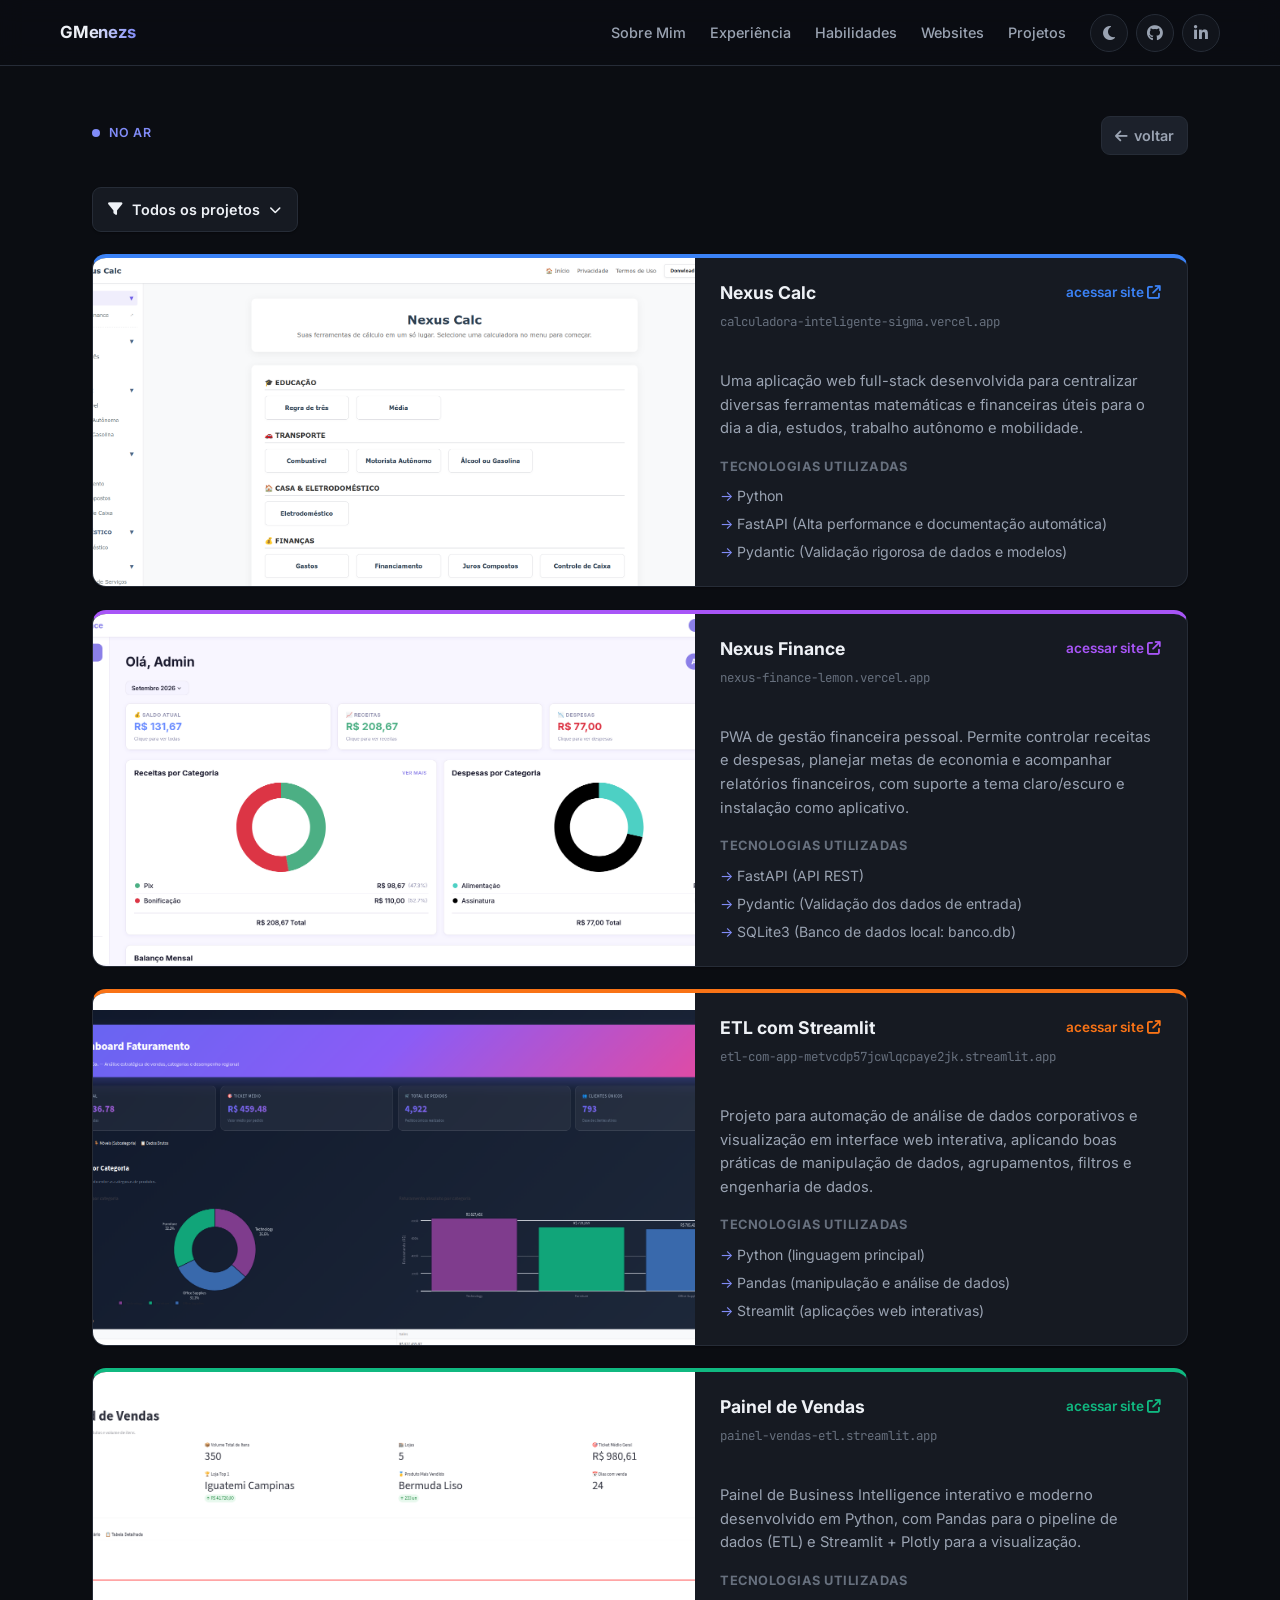
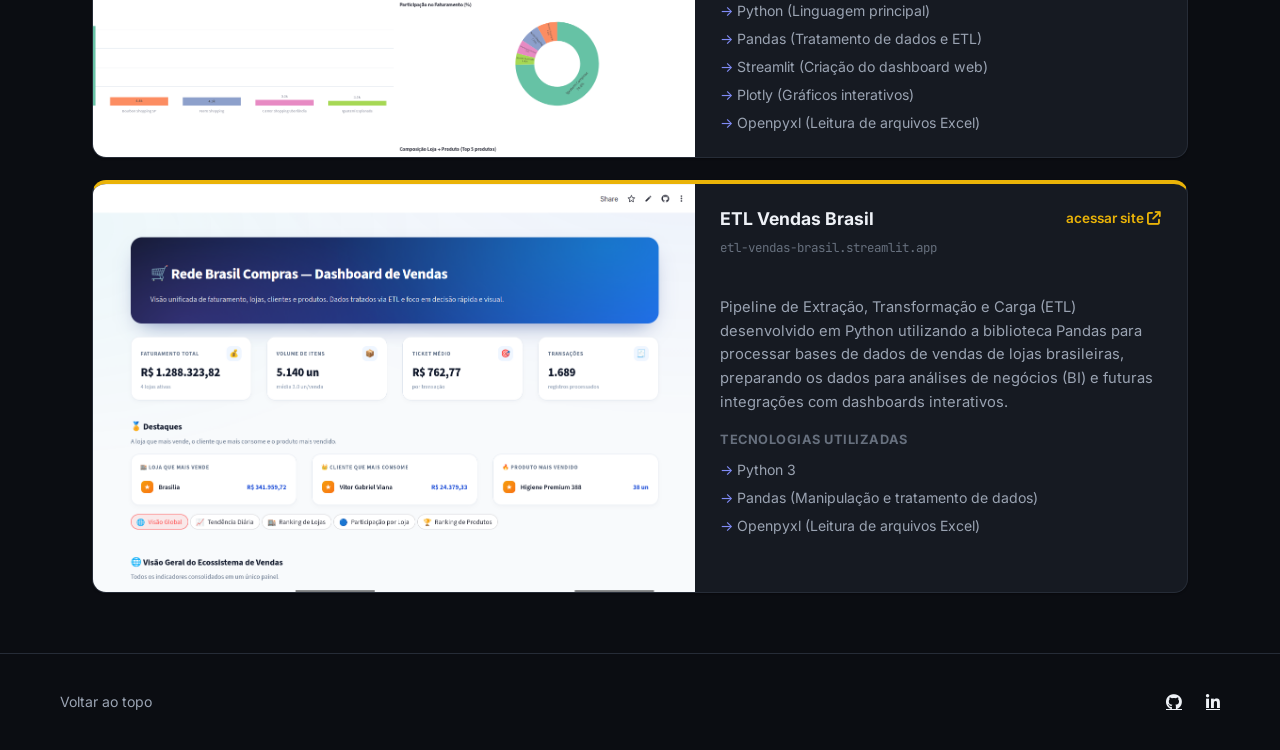
<file: projetos-completos.html>
<!DOCTYPE html>
<html lang="pt-BR">
<head>
    <meta charset="UTF-8">
    <script>
        (function () {
            try {
                var saved = localStorage.getItem("gm-theme");
                var theme = (saved === "light" || saved === "dark") ? saved : "dark";
                document.documentElement.setAttribute("data-theme", theme);
            } catch (e) {}
        })();
    </script>
    <meta name="viewport" content="width=device-width, initial-scale=1, viewport-fit=cover">
    <meta name="theme-color" content="#0b0d12">
    <title>Todos os projetos | Gabriel Menezes</title>
    <meta name="description" content="Lista completa dos websites e projetos de Gabriel Menezes, com descrições e links de acesso.">
    <link rel="preconnect" href="https://fonts.googleapis.com">
    <link rel="preconnect" href="https://fonts.gstatic.com" crossorigin>
    <link href="https://fonts.googleapis.com/css2?family=JetBrains+Mono:wght@500;600&family=Inter:wght@400;500;600;700;800&display=swap" rel="stylesheet">
    <link rel="stylesheet" href="https://cdnjs.cloudflare.com/ajax/libs/font-awesome/6.4.0/css/all.min.css">
    <link rel="stylesheet" href="css/style.css?v=3">
    <link rel="icon" href="icon-192.png" />
</head>
<body id="topo">

    <!-- HEADER -->
    <header class="header">
        <div class="header-container">
            <a href="index.html#inicio" class="logo">GMenezs</a>
            <nav class="nav-links" aria-label="Navegação principal">
                <a href="index.html#sobre">Sobre Mim</a>
                <a href="index.html#experiencia">Experiência</a>
                <a href="index.html#habilidades">Habilidades</a>
                <a href="index.html#websites">Websites</a>
                <a href="index.html#projetos">Projetos</a>
            </nav>
            <div class="header-actions">
                <button type="button" class="icon-btn theme-toggle" id="theme-toggle-btn" aria-label="Alternar tema claro/escuro">
                    <i class="fa-solid fa-sun" aria-hidden="true"></i>
                    <i class="fa-solid fa-moon" aria-hidden="true"></i>
                </button>
                <a class="icon-btn" href="https://github.com/GMenezsz" target="_blank" rel="noopener noreferrer" aria-label="GitHub">
                    <i class="fab fa-github"></i>
                </a>
                <a class="icon-btn" href="https://www.linkedin.com/in/gabriel-menezes-9367793a1/" target="_blank" rel="noopener noreferrer" aria-label="LinkedIn">
                    <i class="fab fa-linkedin-in"></i>
                </a>
            </div>
        </div>
    </header>

    <main class="page">
        <div>
            <div class="page-heading">
                <div>
                    <span class="section-eyebrow section-eyebrow--live">no ar</span>
                    <h1 class="sr-only">Todos os projetos</h1>
                </div>
                <a class="section-link section-link--card" href="index.html#websites"><i class="fa-solid fa-arrow-left" aria-hidden="true"></i> voltar</a>
            </div>

            <div class="filter-bar">
                <div class="filter" id="project-filter">
                    <button type="button" class="filter-toggle" id="filter-toggle" aria-haspopup="true" aria-expanded="false" aria-controls="filter-menu">
                        <i class="fa-solid fa-filter" aria-hidden="true"></i>
                        <span id="filter-label">Todos os projetos</span>
                        <i class="fa-solid fa-chevron-down filter-chevron" aria-hidden="true"></i>
                    </button>
                    <div class="filter-menu" id="filter-menu" role="menu" hidden>
                        <button type="button" class="filter-option is-active" role="menuitemradio" aria-checked="true" data-filter="all">
                            <span>Todos os projetos</span>
                            <i class="fa-solid fa-check" aria-hidden="true"></i>
                        </button>
                        <button type="button" class="filter-option" role="menuitemradio" aria-checked="false" data-filter="websites">
                            <span>Todos os Websites</span>
                            <i class="fa-solid fa-check" aria-hidden="true"></i>
                        </button>
                        <button type="button" class="filter-option" role="menuitemradio" aria-checked="false" data-filter="etl">
                            <span>Extract, Transform, Load (ETL)</span>
                            <i class="fa-solid fa-check" aria-hidden="true"></i>
                        </button>
                    </div>
                </div>
            </div>

            <div class="showcase-list">

                <article class="showcase-item showcase-item--calc" id="nexus-calc" data-category="websites">
                    <div class="showcase-media">
                        <img src="assets/screenshots/nexus-calc.png" alt="Captura de tela do Nexus Calc" loading="lazy">
                    </div>
                    <div>
                        <div class="showcase-item-head">
                            <h2 class="showcase-name">Nexus Calc</h2>
                            <a class="showcase-visit" href="https://calculadora-inteligente-sigma.vercel.app/" target="_blank" rel="noopener noreferrer">
                                acessar site <i class="fa-solid fa-arrow-up-right-from-square" aria-hidden="true"></i>
                            </a>
                        </div>
                        <span class="showcase-url">calculadora-inteligente-sigma.vercel.app</span>
                        <div class="showcase-card">
                            <p>Uma aplicação web full-stack desenvolvida para centralizar diversas ferramentas matemáticas e financeiras úteis para o dia a dia, estudos, trabalho autônomo e mobilidade.</p>
                            <h3 class="showcase-card-subtitle">Tecnologias Utilizadas</h3>
                            <ul class="showcase-card-list">
                                <li>Python</li>
                                <li>FastAPI (Alta performance e documentação automática)</li>
                                <li>Pydantic (Validação rigorosa de dados e modelos)</li>
                            </ul>
                        </div>
                    </div>
                </article>

                <article class="showcase-item showcase-item--finance" id="nexus-finance" data-category="websites">
                    <div class="showcase-media">
                        <img src="assets/screenshots/nexus-finance.png" alt="Captura de tela do Nexus Finance" loading="lazy">
                    </div>
                    <div>
                        <div class="showcase-item-head">
                            <h2 class="showcase-name">Nexus Finance</h2>
                            <a class="showcase-visit" href="https://nexus-finance-lemon.vercel.app/#/login" target="_blank" rel="noopener noreferrer">
                                acessar site <i class="fa-solid fa-arrow-up-right-from-square" aria-hidden="true"></i>
                            </a>
                        </div>
                        <span class="showcase-url">nexus-finance-lemon.vercel.app</span>
                        <div class="showcase-card">
                            <p>PWA de gestão financeira pessoal. Permite controlar receitas e despesas, planejar metas de economia e acompanhar relatórios financeiros, com suporte a tema claro/escuro e instalação como aplicativo.</p>
                            <h3 class="showcase-card-subtitle">Tecnologias Utilizadas</h3>
                            <ul class="showcase-card-list">
                                <li>FastAPI (API REST)</li>
                                <li>Pydantic (Validação dos dados de entrada)</li>
                                <li>SQLite3 (Banco de dados local: banco.db)</li>
                            </ul>
                        </div>
                    </div>
                </article>

                <article class="showcase-item showcase-item--etl" id="etl-com-streamlit" data-category="etl">
                    <div class="showcase-media">
                        <img src="assets/screenshots/etl-com-streamlit.png" alt="Captura de tela do ETL com Streamlit" loading="lazy">
                    </div>
                    <div>
                        <div class="showcase-item-head">
                            <h2 class="showcase-name">ETL com Streamlit</h2>
                            <a class="showcase-visit" href="https://etl-com-app-metvcdp57jcwlqcpaye2jk.streamlit.app/" target="_blank" rel="noopener noreferrer">
                                acessar site <i class="fa-solid fa-arrow-up-right-from-square" aria-hidden="true"></i>
                            </a>
                        </div>
                        <span class="showcase-url">etl-com-app-metvcdp57jcwlqcpaye2jk.streamlit.app</span>
                        <div class="showcase-card">
                            <p>Projeto para automação de análise de dados corporativos e visualização em interface web interativa, aplicando boas práticas de manipulação de dados, agrupamentos, filtros e engenharia de dados.</p>
                            <h3 class="showcase-card-subtitle">Tecnologias utilizadas</h3>
                            <ul class="showcase-card-list">
                                <li>Python (linguagem principal)</li>
                                <li>Pandas (manipulação e análise de dados)</li>
                                <li>Streamlit (aplicações web interativas)</li>
                            </ul>
                        </div>
                    </div>
                </article>

                <article class="showcase-item showcase-item--vendas" id="painel-de-vendas" data-category="etl">
                    <div class="showcase-media">
                        <img src="assets/screenshots/painel-de-vendas.png" alt="Captura de tela do Painel de Vendas" loading="lazy">
                    </div>
                    <div>
                        <div class="showcase-item-head">
                            <h2 class="showcase-name">Painel de Vendas</h2>
                            <a class="showcase-visit" href="https://painel-vendas-etl.streamlit.app/" target="_blank" rel="noopener noreferrer">
                                acessar site <i class="fa-solid fa-arrow-up-right-from-square" aria-hidden="true"></i>
                            </a>
                        </div>
                        <span class="showcase-url">painel-vendas-etl.streamlit.app</span>
                        <div class="showcase-card">
                            <p>Painel de Business Intelligence interativo e moderno desenvolvido em Python, com Pandas para o pipeline de dados (ETL) e Streamlit + Plotly para a visualização.</p>
                            <h3 class="showcase-card-subtitle">Tecnologias Utilizadas</h3>
                            <ul class="showcase-card-list">
                                <li>Python (Linguagem principal)</li>
                                <li>Pandas (Tratamento de dados e ETL)</li>
                                <li>Streamlit (Criação do dashboard web)</li>
                                <li>Plotly (Gráficos interativos)</li>
                                <li>Openpyxl (Leitura de arquivos Excel)</li>
                            </ul>
                        </div>
                    </div>
                </article>

                <article class="showcase-item showcase-item--etlvendas" id="etl-vendas-brasil" data-category="etl">
                    <div class="showcase-media">
                        <img src="assets/screenshots/etl-vendas-brasil.png" alt="Captura de tela do ETL Vendas Brasil" loading="lazy">
                    </div>
                    <div>
                        <div class="showcase-item-head">
                            <h2 class="showcase-name">ETL Vendas Brasil</h2>
                            <a class="showcase-visit" href="https://etl-vendas-brasil.streamlit.app/" target="_blank" rel="noopener noreferrer">
                                acessar site <i class="fa-solid fa-arrow-up-right-from-square" aria-hidden="true"></i>
                            </a>
                        </div>
                        <span class="showcase-url">etl-vendas-brasil.streamlit.app</span>
                        <div class="showcase-card">
                            <p>Pipeline de Extração, Transformação e Carga (ETL) desenvolvido em Python utilizando a biblioteca Pandas para processar bases de dados de vendas de lojas brasileiras, preparando os dados para análises de negócios (BI) e futuras integrações com dashboards interativos.</p>
                            <h3 class="showcase-card-subtitle">Tecnologias Utilizadas</h3>
                            <ul class="showcase-card-list">
                                <li>Python 3</li>
                                <li>Pandas (Manipulação e tratamento de dados)</li>
                                <li>Openpyxl (Leitura de arquivos Excel)</li>
                            </ul>
                        </div>
                    </div>
                </article>

            </div>
        </div>
    </main>

    <footer class="footer">
        <div class="footer-container">
            <a href="#topo" class="back-to-top">Voltar ao topo</a>
            <div class="footer-socials">
                <a href="https://github.com/GMenezsz" target="_blank" rel="noopener noreferrer" aria-label="GitHub">
                    <i class="fab fa-github"></i>
                </a>
                <a href="https://www.linkedin.com/in/gabriel-menezes-9367793a1/" target="_blank" rel="noopener noreferrer" aria-label="LinkedIn">
                    <i class="fab fa-linkedin-in"></i>
                </a>
            </div>
        </div>
    </footer>

    <script src="js/script.js"></script>
</body>
</html>
</file>
<file: css/style.css>
/* ============================================
   TOKENS — tema claro (padrão)
   ============================================ */
:root {
    --bg: #f6f7f9;
    --bg-alt: #ffffff;
    --bg-card: #ffffff;
    --bg-card-hover: #fbfbfd;
    --bg-chip: #f0f1f5;
    --border: #e4e7ec;
    --border-hover: #cdd3dd;
    --text: #12151b;
    --text-dim: #5b6472;
    --text-faint: #8a93a1;
    --accent: #4f46e5;
    --accent-strong: #4338ca;
    --accent-soft: rgba(79, 70, 229, 0.08);
    --accent-rgb: 79, 70, 229;
    --status: #16a34a;

    --site-calc: #3b82f6;
    --site-finance: #a855f7;
    --site-etl: #f97316;
    --site-vendas: #10b981;
    --site-etlvendas: #eab308;

    --radius: 14px;
    --radius-sm: 9px;
    --shadow-sm: 0 1px 2px rgba(16, 24, 40, 0.05);
    --shadow-md: 0 8px 24px rgba(16, 24, 40, 0.07);

    --mono: 'JetBrains Mono', 'Consolas', monospace;
    --sans: 'Inter', -apple-system, BlinkMacSystemFont, 'Segoe UI', sans-serif;

    --maxw: 1160px;
    --gutter: clamp(1rem, 3vw, 2rem);
    --header-h: 4.25rem;

    --safe-top: env(safe-area-inset-top, 0px);
    --safe-right: env(safe-area-inset-right, 0px);
    --safe-bottom: env(safe-area-inset-bottom, 0px);
    --safe-left: env(safe-area-inset-left, 0px);

    color-scheme: light;
}

/* ============================================
   TOKENS — tema escuro
   ============================================ */
[data-theme="dark"] {
    --bg: #0b0d12;
    --bg-alt: #11141b;
    --bg-card: #161a22;
    --bg-card-hover: #1b202a;
    --bg-chip: #1c212b;
    --border: #262c37;
    --border-hover: #37404f;
    --text: #eef1f6;
    --text-dim: #9aa3b2;
    --text-faint: #67707e;
    --accent: #818cf8;
    --accent-strong: #a5b4fc;
    --accent-soft: rgba(129, 140, 248, 0.14);
    --accent-rgb: 129, 140, 248;
    --status: #4ade80;

    --shadow-sm: 0 1px 2px rgba(0, 0, 0, 0.35);
    --shadow-md: 0 10px 28px rgba(0, 0, 0, 0.4);

    color-scheme: dark;
}

/* ============================================
   RESET
   ============================================ */
* {
    margin: 0;
    padding: 0;
    box-sizing: border-box;
}

html {
    scroll-behavior: smooth;
    -webkit-text-size-adjust: 100%;
    text-size-adjust: 100%;
    scroll-padding-top: calc(var(--header-h) + 0.75rem);
}

@media (prefers-reduced-motion: reduce) {
    html { scroll-behavior: auto; }
    * { animation-duration: 0.01ms !important; transition-duration: 0.01ms !important; }
}

body {
    background: var(--bg);
    color: var(--text);
    font-family: var(--sans);
    line-height: 1.6;
    -webkit-font-smoothing: antialiased;
    min-height: 100vh;
    min-height: 100dvh;
    overflow-x: hidden;
    overflow-wrap: break-word;
    transition: background-color 0.25s ease, color 0.25s ease;
}

img { max-width: 100%; display: block; }
a { color: inherit; }
button { font: inherit; }

:focus-visible {
    outline: 2px solid var(--accent);
    outline-offset: 3px;
}

.sr-only {
    position: absolute;
    width: 1px; height: 1px;
    padding: 0; margin: -1px;
    overflow: hidden;
    clip: rect(0,0,0,0);
    white-space: nowrap;
    border: 0;
}

/* ============================================
   REVEAL AO ROLAR (sutil, sem firula)
   ============================================ */
.reveal {
    opacity: 0;
    transform: translateY(14px);
    transition: opacity 0.5s ease, transform 0.5s ease;
}
.reveal.in-view { opacity: 1; transform: none; }

/* ============================================
   INTRO: digitação, descriptografia e revelação
   ============================================ */

/* Cursor piscando enquanto o nome/cargo estão "digitando" */
.typing-caret::after {
    content: "";
    display: inline-block;
    width: 2px;
    height: 0.95em;
    margin-left: 3px;
    vertical-align: -0.1em;
    background: currentColor;
    animation: caret-blink 0.85s steps(1) infinite;
}

@keyframes caret-blink {
    50% { opacity: 0; }
}

/* Gradiente de texto (só no tema escuro): roxo (tema) à direita,
   perdendo a cor até ficar na cor normal do texto à esquerda. */
.hero-name,
.logo {
    background-image: linear-gradient(to right, var(--text) 0%, var(--text) 35%, var(--accent) 100%);
    background-clip: text;
    -webkit-background-clip: text;
    color: transparent;
    -webkit-text-fill-color: transparent;
}

/* No tema claro o gradiente some: texto normal, sólido. */
[data-theme="light"] .hero-name,
[data-theme="light"] .logo {
    background-image: none;
    color: var(--text);
    -webkit-text-fill-color: var(--text);
}

/* ============================================
   HEADER
   ============================================ */
.header {
    position: fixed;
    top: 0; left: 0; width: 100%;
    background: rgba(246, 247, 249, 0.82);
    -webkit-backdrop-filter: blur(12px);
    backdrop-filter: blur(12px);
    border-bottom: 1px solid var(--border);
    z-index: 1000;
    padding: calc(0.85rem + var(--safe-top)) calc(var(--gutter) + var(--safe-right)) 0.85rem calc(var(--gutter) + var(--safe-left));
    transition: background-color 0.25s ease, border-color 0.25s ease;
}

[data-theme="dark"] .header {
    background: rgba(11, 13, 18, 0.78);
}

[data-theme="light"] .header {
    box-shadow: 0 4px 20px rgba(16, 24, 40, 0.08);
}

.header-container {
    max-width: var(--maxw);
    margin: 0 auto;
    display: flex;
    align-items: center;
    gap: 1rem 1.5rem;
}

.logo {
    font-weight: 700;
    font-size: 1.05rem;
    text-decoration: none;
    letter-spacing: -0.01em;
    white-space: nowrap;
}

.nav-links {
    display: flex;
    flex-wrap: wrap;
    align-items: center;
    row-gap: 0.3rem;
    column-gap: 1.5rem;
    margin-left: auto;
    min-width: 0;
}

.nav-links > a {
    color: var(--text-dim);
    text-decoration: none;
    font-size: 0.9rem;
    font-weight: 500;
    padding: 0.35rem 0;
    position: relative;
    transition: color 0.2s ease;
}

.nav-links > a::after {
    content: "";
    position: absolute;
    left: 0; right: 0; bottom: -2px;
    height: 2px;
    background: var(--accent);
    transform: scaleX(0);
    transform-origin: left;
    transition: transform 0.2s ease;
}

.nav-links > a:hover { color: var(--text); }
.nav-links > a.active { color: var(--text); }
.nav-links > a.active::after { transform: scaleX(1); }

.header-actions,
.footer-socials {
    display: flex;
    gap: 0.5rem;
    align-items: center;
}

.icon-btn {
    color: var(--text-dim);
    font-size: 1rem;
    width: 38px; height: 38px;
    display: flex; align-items: center; justify-content: center;
    border-radius: 50%;
    border: 1px solid var(--border);
    background: var(--bg-alt);
    text-decoration: none;
    cursor: pointer;
    transition: all 0.2s ease;
}

.icon-btn:hover {
    color: var(--accent);
    border-color: var(--accent);
    background: var(--accent-soft);
}

.theme-toggle .fa-moon { display: none; }
[data-theme="dark"] .theme-toggle .fa-sun { display: none; }
[data-theme="dark"] .theme-toggle .fa-moon { display: block; }

/* ============================================
   LAYOUT GERAL
   ============================================ */
.page {
    max-width: var(--maxw);
    margin: 0 auto;
    padding:
        calc(var(--header-h) + clamp(1.5rem, 4vw, 3rem))
        calc(var(--gutter) + var(--safe-right))
        clamp(2rem, 5vw, 3.75rem)
        calc(var(--gutter) + var(--safe-left));
    display: flex;
    flex-direction: column;
    gap: clamp(3rem, 6vw, 5rem);
}

.section-head {
    display: flex;
    align-items: baseline;
    justify-content: space-between;
    gap: 1rem;
    margin-bottom: 1.5rem;
    flex-wrap: wrap;
}

.section-eyebrow {
    display: block;
    font-size: 0.78rem;
    font-weight: 600;
    letter-spacing: 0.06em;
    text-transform: uppercase;
    color: var(--accent);
    margin-bottom: 0.4rem;
}

/* Bolinha pulsante antes do eyebrow ("no ar", "código aberto"): mesma cor do texto (--accent) */
.section-eyebrow--live {
    display: flex;
    align-items: center;
    gap: 0.55rem;
}
.section-eyebrow--live::before {
    content: "";
    width: 8px; height: 8px;
    border-radius: 50%;
    flex-shrink: 0;
    background: var(--accent);
    animation: pulse-dot-eyebrow 2s ease-out infinite;
}
@keyframes pulse-dot-eyebrow {
    0%   { box-shadow: 0 0 0 0 rgba(var(--accent-rgb), 0.55); transform: scale(1); }
    60%  { box-shadow: 0 0 0 10px rgba(var(--accent-rgb), 0); transform: scale(1.25); }
    100% { box-shadow: 0 0 0 0 rgba(var(--accent-rgb), 0); transform: scale(1); }
}
@media (prefers-reduced-motion: reduce) {
    .section-eyebrow--live::before { animation: none; }
}

.section-title {
    font-size: clamp(1.3rem, 1.1rem + 0.7vw, 1.7rem);
    font-weight: 700;
    letter-spacing: -0.01em;
}

.section-link {
    color: var(--accent);
    text-decoration: none;
    font-size: 0.9rem;
    font-weight: 600;
    white-space: nowrap;
    display: inline-flex;
    align-items: center;
    gap: 0.4rem;
}
.section-link:hover { color: var(--accent-strong); }

.section-link--card {
    background: var(--bg-chip);
    border: 1px solid var(--border);
    border-radius: var(--radius-sm);
    padding: 0.45rem 0.8rem;
    color: var(--text-dim);
    transition: transform 0.2s ease, border-color 0.2s ease, box-shadow 0.2s ease, color 0.2s ease;
}
.section-link--card:hover,
.section-link--card:focus-visible {
    transform: scale(1.05);
    border-color: var(--border-hover);
    box-shadow: var(--shadow-sm);
    color: var(--accent);
}
.section-link--card i { transition: transform 0.2s ease; }
.section-link--card:hover i { transform: scale(1.1); }

/* ============================================
   PERFIL (card principal)
   ============================================ */
.profile-card {
    background: var(--bg-card);
    border: 1px solid var(--border);
    border-radius: var(--radius);
    box-shadow: var(--shadow-sm);
    padding: clamp(1.6rem, 3vw, 2.4rem);
    display: grid;
    grid-template-columns: minmax(0, 1fr) minmax(240px, 320px);
    gap: clamp(1.5rem, 4vw, 3rem);
    align-items: start;
}

.profile-main {
    display: flex;
    flex-direction: column;
    align-items: flex-start;
}

.profile-side {
    display: flex;
    flex-direction: column;
    gap: 1.4rem;
}

.profile-formacao-title {
    font-size: 0.78rem;
    font-weight: 600;
    letter-spacing: 0.05em;
    text-transform: uppercase;
    color: var(--text-faint);
    margin-bottom: 0.7rem;
}

.profile-formacao {
    display: flex;
    flex-direction: column;
    gap: 0.8rem;
}

.profile-actions {
    display: flex;
    flex-direction: column;
    gap: 0.7rem;
    width: 100%;
}

.profile-actions .btn {
    width: 100%;
    justify-content: center;
    white-space: nowrap;
}

.hero-status {
    display: inline-flex;
    align-items: center;
    gap: 0.5rem;
    font-size: 0.85rem;
    font-weight: 600;
    color: var(--status);
    margin-top: 1.3rem;
    margin-bottom: 1.1rem;
}

.status-dot {
    width: 8px; height: 8px;
    border-radius: 50%;
    background: var(--status);
    box-shadow: 0 0 0 0 rgba(74, 222, 128, 0.5);
    animation: pulse-dot 2s ease-out infinite;
    flex-shrink: 0;
}

@keyframes pulse-dot {
    0% { box-shadow: 0 0 0 0 rgba(74, 222, 128, 0.5); transform: scale(1); }
    60% { box-shadow: 0 0 0 10px rgba(74, 222, 128, 0); transform: scale(1.25); }
    100% { box-shadow: 0 0 0 0 rgba(74, 222, 128, 0); transform: scale(1); }
}

/* No tema claro, o status fica em preto (texto e bolinha) em vez de verde */
[data-theme="light"] .hero-status { color: var(--text); }
[data-theme="light"] .status-dot {
    background: var(--text);
    animation-name: pulse-dot-light;
}
@keyframes pulse-dot-light {
    0% { box-shadow: 0 0 0 0 rgba(18, 21, 27, 0.4); transform: scale(1); }
    60% { box-shadow: 0 0 0 10px rgba(18, 21, 27, 0); transform: scale(1.25); }
    100% { box-shadow: 0 0 0 0 rgba(18, 21, 27, 0); transform: scale(1); }
}

.hero-name {
    font-size: clamp(2rem, 1.6rem + 2.2vw, 3.1rem);
    font-weight: 800;
    letter-spacing: -0.02em;
    line-height: 1.1;
    margin-bottom: 0.5rem;
}

.hero-role {
    font-size: clamp(1.05rem, 0.98rem + 0.4vw, 1.3rem);
    color: var(--accent);
    font-weight: 600;
    margin-bottom: 1.1rem;
}

.hero-bio {
    color: var(--text-dim);
    font-size: 1rem;
    max-width: 56ch;
    margin-bottom: 1.5rem;
}

.hero-meta {
    display: flex;
    flex-wrap: wrap;
    gap: 0.9rem 1.6rem;
    margin-bottom: 1.8rem;
}

.meta-item {
    display: inline-flex;
    align-items: center;
    gap: 0.5rem;
    color: var(--text-dim);
    text-decoration: none;
    font-size: 0.9rem;
}
.meta-item i { color: var(--accent); }
a.meta-item:hover { color: var(--accent); }

.meta-item--email {
    gap: 0.35rem;
}
.meta-item--email a {
    color: inherit;
    text-decoration: none;
    display: inline-flex;
    align-items: center;
    gap: 0.5rem;
}
.meta-item--email a:hover { color: var(--accent); }

.copy-email-btn {
    position: relative;
    display: inline-flex;
    align-items: center;
    justify-content: center;
    width: 1.6rem;
    height: 1.6rem;
    padding: 0;
    border: 1px solid var(--border);
    border-radius: 6px;
    background: var(--bg-chip);
    color: var(--text-dim);
    cursor: pointer;
    transition: color 0.2s ease, border-color 0.2s ease, background-color 0.2s ease;
}
.copy-email-btn:hover {
    color: var(--accent);
    border-color: var(--accent);
    background: var(--accent-soft);
}
.copy-email-btn i { font-size: 0.75rem; }
.copy-email-btn.is-copied {
    color: #22c55e;
    border-color: #22c55e;
}

.copy-email-tooltip {
    position: absolute;
    bottom: calc(100% + 8px);
    left: 50%;
    transform: translateX(-50%) translateY(4px);
    white-space: nowrap;
    font-size: 0.72rem;
    font-weight: 600;
    padding: 0.3rem 0.55rem;
    border-radius: 6px;
    background: var(--bg-card);
    border: 1px solid var(--border);
    color: var(--text);
    box-shadow: var(--shadow-sm);
    opacity: 0;
    pointer-events: none;
    transition: opacity 0.18s ease, transform 0.18s ease;
}
.copy-email-btn:hover .copy-email-tooltip,
.copy-email-btn:focus-visible .copy-email-tooltip {
    opacity: 1;
    transform: translateX(-50%) translateY(0);
}
.copy-email-btn.is-copied .copy-email-tooltip {
    opacity: 1;
    transform: translateX(-50%) translateY(0);
    color: #22c55e;
    border-color: #22c55e;
}

.btn {
    display: inline-flex;
    align-items: center;
    gap: 0.55rem;
    padding: 0.75rem 1.3rem;
    border-radius: var(--radius-sm);
    font-size: 0.92rem;
    font-weight: 600;
    text-decoration: none;
    border: 1px solid transparent;
    cursor: pointer;
    transition: all 0.2s ease;
    white-space: nowrap;
}

.btn-primary {
    background: var(--accent);
    color: #fff;
}
.btn-primary:hover { background: var(--accent-strong); }

.btn-secondary {
    background: var(--bg-alt);
    color: var(--text);
    border-color: var(--border);
}
.btn-secondary:hover { border-color: var(--accent); color: var(--accent); }

/* Botões GitHub / LinkedIn do card de perfil (lado a lado, com zoom) */
.profile-socials {
    display: grid;
    grid-template-columns: 1fr 1fr;
    gap: 0.7rem;
}
.btn-social {
    justify-content: center;
    transition: transform 0.2s ease, border-color 0.2s ease, color 0.2s ease, box-shadow 0.2s ease;
}
.btn-social:hover,
.btn-social:focus-visible {
    transform: scale(1.07);
    box-shadow: var(--shadow-sm);
}

.hero-avatar-wrap {
    position: relative;
    isolation: isolate;
    justify-self: center;
}

.hero-avatar-wrap::before {
    content: "";
    position: absolute;
    inset: -18px;
    background: radial-gradient(circle, var(--accent-soft), transparent 70%);
    z-index: -1;
    border-radius: 50%;
}

.profile-avatar {
    width: clamp(120px, 14vw, 176px);
    height: clamp(120px, 14vw, 176px);
    border-radius: 28%;
    object-fit: cover;
    border: 1px solid var(--border);
    background: var(--bg-card);
}

/* ============================================
   CARDS / PAINÉIS GENÉRICOS
   ============================================ */
.panel {
    background: var(--bg-card);
    border: 1px solid var(--border);
    border-radius: var(--radius);
    box-shadow: var(--shadow-sm);
}

/* ============================================
   SOBRE MIM
   ============================================ */
.about {
    display: grid;
    grid-template-columns: minmax(0, 1.1fr) minmax(0, 0.9fr);
    gap: clamp(1.5rem, 3vw, 2.5rem);
    align-items: start;
}

.about-text {
    color: var(--text-dim);
    font-size: 1rem;
    max-width: 62ch;
}

.about-text p + p { margin-top: 0.9rem; }

.about-list {
    list-style: none;
    background: var(--bg-card);
    border: 1px solid var(--border);
    border-radius: var(--radius);
    padding: 1.4rem 1.5rem;
    display: flex;
    flex-direction: column;
    gap: 0.9rem;
    box-shadow: var(--shadow-sm);
}

.about-list li {
    padding-left: 1.3rem;
    position: relative;
    font-size: 0.92rem;
    color: var(--text-dim);
    line-height: 1.55;
}

.about-list li::before {
    content: "";
    position: absolute;
    left: 0; top: 0.5em;
    width: 6px; height: 6px;
    border-radius: 50%;
    background: var(--accent);
    animation: pulse-dot-accent 2s ease-out infinite;
}

@keyframes pulse-dot-accent {
    0% { box-shadow: 0 0 0 0 rgba(var(--accent-rgb), 0.5); transform: scale(1); }
    60% { box-shadow: 0 0 0 6px rgba(var(--accent-rgb), 0); transform: scale(1.3); }
    100% { box-shadow: 0 0 0 0 rgba(var(--accent-rgb), 0); transform: scale(1); }
}

.about-list strong { color: var(--text); }

/* ============================================
   HABILIDADES
   ============================================ */
.skills-grid {
    display: grid;
    grid-template-columns: repeat(2, minmax(0, 1fr));
    gap: 1.2rem;
}

@property --skill-border-angle {
    syntax: '<angle>';
    inherits: false;
    initial-value: 0deg;
}

.skill-card {
    --skill-border-angle: 0deg;
    position: relative;
    z-index: 0;
    background: var(--bg-card);
    border: 1px solid var(--border);
    border-radius: var(--radius);
    padding: 1.6rem 1.4rem 1.8rem;
    box-shadow: var(--shadow-sm);
    transition: transform 0.3s ease, box-shadow 0.3s ease;
}

.skill-card--dev  { --skill-color: #3b82f6; }
.skill-card--db   { --skill-color: #10b981; }
.skill-card--data { --skill-color: #f59e0b; }
.skill-card--vcs  { --skill-color: #ef4444; }

.skill-card::before {
    content: "";
    position: absolute;
    inset: -1px;
    z-index: -1;
    border-radius: inherit;
    padding: 2px;
    background: conic-gradient(from var(--skill-border-angle), transparent 0%, var(--skill-color, var(--accent)) 22%, transparent 44%);
    -webkit-mask: linear-gradient(#fff 0 0) content-box, linear-gradient(#fff 0 0);
    -webkit-mask-composite: xor;
    mask-composite: exclude;
    animation: skill-border-spin 2.6s linear infinite;
}

@keyframes skill-border-spin {
    to { --skill-border-angle: 360deg; }
}

@media (hover: hover) {
    .skill-card:hover {
        transform: scale(1.02);
        box-shadow: var(--shadow-md);
    }
}

.skill-card-title {
    text-align: center;
    font-size: 1.05rem;
    font-weight: 700;
    letter-spacing: 0.12em;
    text-transform: uppercase;
    color: var(--text);
    margin-bottom: 1.3rem;
}

.skill-chips {
    display: flex;
    flex-wrap: wrap;
    justify-content: center;
    gap: 0.7rem;
}

.skill-chip {
    display: inline-flex;
    align-items: center;
    gap: 0.55rem;
    height: 2.75rem;
    padding: 0 1rem 0 0.8rem;
    background: var(--bg-chip);
    border: 1px solid var(--border);
    border-radius: 12px;
    color: var(--text-dim);
    font-size: 0.88rem;
    font-weight: 500;
    white-space: nowrap;
    transition: border-color 0.2s ease, color 0.2s ease, transform 0.2s ease;
}

@media (hover: hover) {
    .skill-chip:hover {
        border-color: var(--skill-color, var(--accent));
        color: var(--text);
        transform: translateY(-2px);
    }
}

/* Ícone padronizado: sempre 22x22, centralizado, sem estourar */
.skill-icon {
    width: 22px;
    height: 22px;
    flex-shrink: 0;
    object-fit: contain;
    display: block;
}

/* Ícones escuros (ex.: GitHub) ficam claros no tema escuro */
[data-theme="dark"] .skill-icon--invert { filter: invert(1); }

@media (max-width: 700px) {
    .skills-grid { grid-template-columns: minmax(0, 1fr); }
}

/* ============================================
   WEBSITES
   ============================================ */
.site-grid {
    display: grid;
    grid-template-columns: repeat(auto-fit, minmax(min(260px, 100%), 1fr));
    gap: 1.2rem;
}

.site-card {
    display: flex;
    flex-direction: column;
    background: var(--bg-card);
    border: 1px solid var(--border);
    border-top: 3px solid var(--card-color, var(--border));
    border-radius: var(--radius);
    overflow: hidden;
    text-decoration: none;
    color: var(--text);
    box-shadow: var(--shadow-sm);
    transition: transform 0.2s ease, box-shadow 0.2s ease, border-color 0.2s ease;
}

.site-card--calc { --card-color: var(--site-calc); }
.site-card--finance { --card-color: var(--site-finance); }
.site-card--etl { --card-color: var(--site-etl); }
.site-card--vendas { --card-color: var(--site-vendas); }
.site-card--etlvendas { --card-color: var(--site-etlvendas); }

.site-media {
    aspect-ratio: 16 / 10;
    background: var(--bg-chip);
    overflow: hidden;
}

.site-media img {
    width: 100%; height: 100%;
    object-fit: cover;
}

.site-body { padding: 1.1rem 1.2rem 1.3rem; }

.site-card-head {
    display: flex;
    align-items: center;
    justify-content: space-between;
    gap: 0.6rem;
    margin-bottom: 0.3rem;
}

.site-name { font-weight: 700; font-size: 1.02rem; }
.site-card-head i { color: var(--text-faint); font-size: 0.85rem; }

.site-url {
    display: block;
    font-family: var(--mono);
    font-size: 0.76rem;
    color: var(--text-faint);
    margin-bottom: 0.6rem;
}

.site-desc { color: var(--text-dim); font-size: 0.9rem; }

@media (hover: hover) {
    .site-card:hover {
        border-color: var(--card-color, var(--accent));
        box-shadow: var(--shadow-md);
        transform: translateY(-3px);
    }
    .site-card:hover .site-card-head i { color: var(--card-color, var(--accent)); }
}

/* ============================================
   PROJETOS
   ============================================ */
.project-list {
    display: flex;
    flex-direction: column;
    gap: 0.8rem;
}

.project-item {
    display: block;
    background: var(--bg-card);
    border: 1px solid var(--border);
    border-radius: var(--radius);
    padding: 1.1rem 1.3rem;
    box-shadow: var(--shadow-sm);
    text-decoration: none;
    color: inherit;
    cursor: pointer;
    transition: border-color 0.2s ease, transform 0.2s ease;
}

@media (hover: hover) {
    .project-item:hover {
        border-color: var(--accent);
        transform: translateY(-2px);
    }
    .project-item:hover h3 { color: var(--accent); }
    .project-item:hover h3 i { color: var(--accent); transform: translate(2px, -2px); }
}

.project-item h3 {
    display: flex;
    align-items: center;
    justify-content: space-between;
    gap: 0.6rem;
    font-size: 0.98rem;
    margin-bottom: 0.35rem;
    color: var(--text);
    transition: color 0.2s ease;
}

.project-item h3 i {
    font-size: 0.78rem;
    color: var(--text-faint);
    flex-shrink: 0;
    transition: transform 0.2s ease, color 0.2s ease;
}

.project-item p {
    color: var(--text-dim);
    font-size: 0.88rem;
}

.github-redirect {
    margin-top: 1.2rem;
    display: flex;
    align-items: center;
    gap: 0.5rem;
    font-size: 0.9rem;
    color: var(--text-dim);
}

.github-redirect a {
    color: var(--accent);
    font-weight: 600;
    text-decoration: none;
}
.github-redirect a:hover { color: var(--accent-strong); }

/* ============================================
   EXPERIÊNCIA (timeline)
   ============================================ */
.experience-list {
    position: relative;
    display: flex;
    flex-direction: column;
    gap: 1.6rem;
    padding-left: 1.6rem;
}

.experience-list::before {
    content: "";
    position: absolute;
    left: 5px; top: 6px; bottom: 6px;
    width: 2px;
    background: var(--border);
}

.experience-item { position: relative; }

.experience-item::before {
    content: "";
    position: absolute;
    left: -1.6rem; top: 0.35rem;
    width: 10px; height: 10px;
    border-radius: 50%;
    background: var(--accent);
    border: 3px solid var(--bg);
    box-shadow: 0 0 0 1px var(--border), 0 0 0 0 rgba(var(--accent-rgb), 0.5);
    animation: pulse-ring-accent 2s ease-out infinite;
}

@keyframes pulse-ring-accent {
    0% { box-shadow: 0 0 0 1px var(--border), 0 0 0 0 rgba(var(--accent-rgb), 0.5); }
    60% { box-shadow: 0 0 0 1px var(--border), 0 0 0 8px rgba(var(--accent-rgb), 0); }
    100% { box-shadow: 0 0 0 1px var(--border), 0 0 0 0 rgba(var(--accent-rgb), 0); }
}

.experience-item-head {
    display: flex;
    flex-wrap: wrap;
    align-items: baseline;
    gap: 0.4rem 0.8rem;
    margin-bottom: 0.15rem;
}

.experience-company { font-weight: 700; font-size: 0.98rem; }

.experience-period {
    font-size: 0.8rem;
    color: var(--text-faint);
}
.experience-period--current { color: var(--status); font-weight: 600; }

.experience-role {
    display: block;
    color: var(--accent);
    font-size: 0.88rem;
    font-weight: 600;
    margin-bottom: 0.35rem;
}

.experience-desc {
    color: var(--text-dim);
    font-size: 0.88rem;
}

/* ============================================
   FORMAÇÃO & CERTIFICADOS
   ============================================ */
.education-grid {
    display: grid;
    grid-template-columns: repeat(auto-fit, minmax(min(260px, 100%), 1fr));
    gap: 1rem;
}

.education-card {
    background: var(--bg-card);
    border: 1px solid var(--border);
    border-radius: var(--radius);
    padding: 1.2rem 1.3rem;
    box-shadow: var(--shadow-sm);
    display: flex;
    gap: 0.9rem;
}

.education-card i {
    color: var(--accent);
    font-size: 1.1rem;
    margin-top: 0.2rem;
}

.education-degree { display: block; font-weight: 700; font-size: 0.95rem; margin-bottom: 0.2rem; }
.education-school { display: block; color: var(--text-dim); font-size: 0.85rem; margin-bottom: 0.6rem; }

.cert-link {
    display: inline-flex;
    align-items: center;
    gap: 0.45rem;
    background: var(--bg-chip);
    border: 1px solid var(--border);
    border-radius: var(--radius-sm);
    color: var(--text-dim);
    font-family: inherit;
    font-size: 0.82rem;
    font-weight: 600;
    cursor: pointer;
    padding: 0.45rem 0.8rem;
    transition: transform 0.2s ease, border-color 0.2s ease, box-shadow 0.2s ease;
}
.cert-link:hover,
.cert-link:focus-visible {
    transform: scale(1.05);
    border-color: var(--border-hover);
    box-shadow: var(--shadow-sm);
}
.cert-link i { transition: transform 0.2s ease; }
.cert-link:hover i { transform: scale(1.1); }

.cv-inline {
    margin-top: 1.6rem;
    display: flex;
    flex-wrap: wrap;
    align-items: center;
    gap: 1rem;
    background: var(--accent-soft);
    border: 1px solid var(--border);
    border-radius: var(--radius);
    padding: 1.1rem 1.3rem;
}

.cv-inline p { color: var(--text-dim); font-size: 0.9rem; flex: 1 1 220px; }

/* ============================================
   MODAL: CURRÍCULO
   ============================================ */
.cv-modal {
    position: fixed; inset: 0;
    z-index: 2000;
    display: flex;
    align-items: center;
    justify-content: center;
    padding: calc(1.2rem + var(--safe-top)) calc(1.2rem + var(--safe-right)) calc(1.2rem + var(--safe-bottom)) calc(1.2rem + var(--safe-left));
}

.cv-modal[hidden] { display: none; }

.cv-modal-backdrop {
    position: absolute; inset: 0;
    background: rgba(10, 12, 16, 0.55);
    -webkit-backdrop-filter: blur(2px);
    backdrop-filter: blur(2px);
}

.cv-modal-dialog {
    position: relative;
    background: var(--bg-alt);
    border: 1px solid var(--border);
    border-radius: var(--radius);
    box-shadow: var(--shadow-md);
    width: min(440px, 100%);
    max-height: 100%;
    overflow-y: auto;
    padding: 1.4rem;
}

.cv-modal-header {
    display: flex;
    align-items: center;
    justify-content: space-between;
    font-weight: 700;
    margin-bottom: 1.1rem;
}

.cv-modal-close {
    background: none; border: none;
    font-size: 1.3rem;
    line-height: 1;
    color: var(--text-dim);
    cursor: pointer;
}
.cv-modal-close:hover { color: var(--text); }

.cv-modal-options {
    display: flex;
    flex-direction: column;
    gap: 0.8rem;
}

.cv-option {
    display: block;
    width: 100%;
    border: 1px solid var(--border);
    border-radius: var(--radius-sm);
    padding: 0.95rem 1.1rem;
    text-decoration: none;
    background: none;
    color: var(--text);
    font: inherit;
    text-align: left;
    cursor: pointer;
    transition: border-color 0.2s ease, background 0.2s ease;
    position: relative;
}
.cv-option:hover { border-color: var(--accent); background: var(--accent-soft); }

.cv-option-head {
    display: flex;
    align-items: center;
    gap: 0.6rem;
    font-weight: 600;
    font-size: 0.95rem;
    margin-bottom: 0.3rem;
}
.cv-option-head i:first-child { color: var(--accent); }
.cv-option-icon { margin-left: auto; color: var(--text-faint); }

.cv-option p { color: var(--text-dim); font-size: 0.83rem; }

.cv-option.is-loading .cv-option-icon::before { content: "\f110"; animation: spin 0.8s linear infinite; }
@keyframes spin { to { transform: rotate(360deg); } }

.cv-option-error {
    display: block;
    margin-top: 0.5rem;
    font-size: 0.78rem;
    color: #ef4444;
    opacity: 0;
    transition: opacity 0.2s ease;
}
.cv-option-error.show { opacity: 1; }

/* ============================================
   MODAL: CERTIFICADO
   ============================================ */
.cert-modal {
    position: fixed; inset: 0;
    z-index: 2100;
    display: flex;
    align-items: center;
    justify-content: center;
    padding: calc(1.2rem + var(--safe-top)) calc(1.2rem + var(--safe-right)) calc(1.2rem + var(--safe-bottom)) calc(1.2rem + var(--safe-left));
}

.cert-modal[hidden] { display: none; }

.cert-modal-backdrop {
    position: absolute; inset: 0;
    background: rgba(6, 8, 12, 0.78);
    -webkit-backdrop-filter: blur(3px);
    backdrop-filter: blur(3px);
}

.cert-modal-frame {
    position: relative;
    display: block;
    line-height: 0;
    max-width: min(92vw, 880px);
    max-height: 92vh;
    border-radius: 10px;
    overflow: hidden;
    box-shadow: 0 20px 60px rgba(0, 0, 0, 0.5);
}

.cert-modal-frame img {
    display: block;
    max-width: 100%;
    max-height: 92vh;
    width: auto;
    height: auto;
    background: #fff;
}

.cert-modal-close {
    position: absolute;
    top: 0.6rem;
    right: 0.6rem;
    width: 34px;
    height: 34px;
    display: flex;
    align-items: center;
    justify-content: center;
    border: none;
    border-radius: 50%;
    background: rgba(10, 12, 16, 0.6);
    color: #fff;
    font-size: 1.4rem;
    line-height: 1;
    cursor: pointer;
    -webkit-backdrop-filter: blur(2px);
    backdrop-filter: blur(2px);
    transition: background 0.2s ease, transform 0.2s ease;
}
.cert-modal-close:hover { background: rgba(10, 12, 16, 0.85); transform: scale(1.06); }

/* ============================================
   FOOTER
   ============================================ */
.footer {
    border-top: 1px solid var(--border);
    padding:
        2rem
        calc(var(--gutter) + var(--safe-right))
        calc(2rem + var(--safe-bottom))
        calc(var(--gutter) + var(--safe-left));
}

.footer-container {
    max-width: var(--maxw);
    margin: 0 auto;
    display: flex;
    justify-content: space-between;
    align-items: center;
    gap: 1rem;
}

.back-to-top {
    color: var(--text-dim);
    text-decoration: none;
    font-size: 0.88rem;
}
.back-to-top:hover { color: var(--accent); }

/* Ícones do footer separados por padding (a margem negativa mantém
   o último ícone alinhado à borda direita do conteúdo) */
.footer-socials {
    gap: 0;
    margin-right: -0.75rem;
}
.footer-socials a {
    display: inline-flex;
    align-items: center;
    justify-content: center;
    padding: 0.5rem 0.75rem;
}

/* ============================================
   PÁGINA "TODOS OS PROJETOS"
   ============================================ */
.page-heading {
    display: flex;
    align-items: center;
    justify-content: space-between;
    gap: 1rem;
    flex-wrap: wrap;
    margin-bottom: 2rem;
}

.back-link {
    display: inline-flex;
    align-items: center;
    gap: 0.5rem;
    color: var(--text-dim);
    text-decoration: none;
    font-size: 0.9rem;
    font-weight: 600;
}
.back-link:hover { color: var(--accent); }

/* Filtro de projetos */
.filter-bar { margin-bottom: 1.4rem; }

.filter {
    position: relative;
    display: inline-block;
    z-index: 5;
}

.filter-toggle {
    display: inline-flex;
    align-items: center;
    gap: 0.6rem;
    background: var(--bg-card);
    color: var(--text);
    border: 1px solid var(--border);
    border-radius: var(--radius-sm);
    padding: 0.6rem 0.95rem;
    font: inherit;
    font-size: 0.9rem;
    font-weight: 600;
    cursor: pointer;
    box-shadow: var(--shadow-sm);
    transition: border-color 0.2s ease, color 0.2s ease;
}
.filter-toggle:hover,
.filter-toggle[aria-expanded="true"] {
    border-color: var(--accent);
    color: var(--accent);
}
.filter-toggle:focus-visible,
.filter-option:focus-visible {
    outline: 2px solid var(--accent);
    outline-offset: 2px;
}
.filter-chevron { font-size: 0.75rem; transition: transform 0.2s ease; }
.filter-toggle[aria-expanded="true"] .filter-chevron { transform: rotate(180deg); }

.filter-menu {
    position: absolute;
    top: calc(100% + 0.4rem);
    left: 0;
    min-width: 100%;
    width: max-content;
    max-width: calc(100vw - 2 * var(--gutter));
    background: var(--bg-card);
    border: 1px solid var(--border);
    border-radius: var(--radius-sm);
    box-shadow: var(--shadow-md);
    padding: 0.35rem;
    display: flex;
    flex-direction: column;
    gap: 0.15rem;
    transform-origin: top left;
    animation: menu-in 0.16s ease both;
}
.filter-menu[hidden] { display: none; }

@keyframes menu-in {
    from { opacity: 0; transform: translateY(-4px) scale(0.98); }
    to   { opacity: 1; transform: translateY(0) scale(1); }
}

.filter-option {
    display: flex;
    align-items: center;
    justify-content: space-between;
    gap: 1.2rem;
    width: 100%;
    background: transparent;
    color: var(--text-dim);
    border: 0;
    border-radius: 6px;
    padding: 0.55rem 0.7rem;
    font: inherit;
    font-size: 0.88rem;
    font-weight: 500;
    text-align: left;
    cursor: pointer;
    transition: background 0.15s ease, color 0.15s ease;
}
.filter-option i { visibility: hidden; font-size: 0.8rem; }
.filter-option:hover { background: var(--bg-chip); color: var(--text); }
.filter-option.is-active { color: var(--accent); font-weight: 600; }
.filter-option.is-active i { visibility: visible; }

.showcase-list {
    display: flex;
    flex-direction: column;
    gap: 1.4rem;
}

.showcase-item {
    background: var(--bg-card);
    border: 1px solid var(--border);
    border-top: 4px solid var(--card-color, var(--border));
    border-radius: var(--radius);
    overflow: hidden;
    box-shadow: var(--shadow-sm);
    display: grid;
    grid-template-columns: minmax(0, 1.1fr) minmax(0, 0.9fr);
}

.showcase-item {
    transition: transform 0.25s ease, box-shadow 0.25s ease, border-color 0.25s ease;
}
.showcase-item[hidden] { display: none; }
.showcase-item.is-entering { animation: card-in 0.3s ease both; }

@keyframes card-in {
    from { opacity: 0; transform: scale(0.97); }
    to   { opacity: 1; transform: scale(1); }
}

@media (hover: hover) {
    .showcase-item:hover {
        transform: scale(1.02);
        box-shadow: var(--shadow-md);
        border-color: var(--card-color, var(--border-hover));
        position: relative;
        z-index: 1;
    }
}

.showcase-item--calc { --card-color: var(--site-calc); }
.showcase-item--finance { --card-color: var(--site-finance); }
.showcase-item--etl { --card-color: var(--site-etl); }
.showcase-item--vendas { --card-color: var(--site-vendas); }
.showcase-item--etlvendas { --card-color: var(--site-etlvendas); }

.showcase-media {
    background: var(--bg-chip);
    overflow: hidden;
}
.showcase-media img { width: 100%; height: 100%; object-fit: cover; }

.showcase-card { padding: 1.4rem 1.6rem; }

.showcase-item-head {
    display: flex;
    align-items: center;
    justify-content: space-between;
    gap: 0.8rem;
    padding: 1.3rem 1.6rem 0;
}

.showcase-name { font-size: 1.1rem; font-weight: 700; }

.showcase-visit {
    color: var(--card-color, var(--accent));
    text-decoration: none;
    font-size: 0.85rem;
    font-weight: 600;
    white-space: nowrap;
}
.showcase-visit:hover { filter: brightness(0.85); }

.page > * { min-width: 0; }
.showcase-item > div { min-width: 0; }

.showcase-url {
    display: block;
    overflow-wrap: anywhere;
    font-family: var(--mono);
    font-size: 0.78rem;
    color: var(--text-faint);
    padding: 0.3rem 1.6rem 1rem;
}

.showcase-card p { color: var(--text-dim); font-size: 0.92rem; }
.showcase-card p + p { margin-top: 0.7rem; }

.showcase-card-subtitle {
    font-size: 0.8rem;
    font-weight: 700;
    text-transform: uppercase;
    letter-spacing: 0.04em;
    color: var(--text-faint);
    margin-top: 1rem;
    margin-bottom: 0.5rem;
}

.showcase-card-list {
    list-style: none;
    display: flex;
    flex-direction: column;
    gap: 0.35rem;
    color: var(--text-dim);
    font-size: 0.88rem;
}
.showcase-card-list li::before {
    content: "→ ";
    color: var(--accent);
}

/* ============================================
   RESPONSIVIDADE
   ============================================ */
@media (max-width: 900px) {
    /* o header vira 2 linhas (logo + menu): reserva a altura real dele */
    :root { --header-h: calc(7rem + var(--safe-top)); }
    .profile-card { grid-template-columns: 1fr; }
    .about { grid-template-columns: 1fr; }
    .showcase-item { grid-template-columns: minmax(0, 1fr); }
    .showcase-item-head, .showcase-url { padding-left: 1.2rem; padding-right: 1.2rem; }
    .showcase-card { padding: 1.2rem; }

    .header-container {
        display: grid;
        grid-template-columns: minmax(0, 1fr) auto;
        gap: 0.5rem 1rem;
    }
    /* o logo precisa ter exatamente a largura do texto: o degradê do
       "GMenezs" é calculado sobre a largura da caixa, então se ela for
       esticada pela coluna do grid o efeito desaparece */
    .logo { grid-area: 1 / 1; justify-self: start; width: max-content; max-width: 100%; }
    .header-actions { grid-area: 1 / 2; }
    /* menu em flexbox: todos os itens visíveis, distribuídos na largura
       da tela (sem rolagem lateral) */
    .nav-links {
        grid-column: 1 / -1;
        grid-row: 2;
        margin-left: 0;
        width: 100%;
        display: flex;
        flex-wrap: nowrap;
        justify-content: space-between;
        column-gap: 0.5rem;
    }
    .nav-links > a {
        flex: 0 1 auto;
        min-width: 0;
        white-space: nowrap;
        text-align: center;
        font-size: clamp(0.68rem, 3.2vw, 0.9rem);
    }
}

@media (max-width: 640px) {
    .footer-container { flex-direction: column; gap: 0.9rem; text-align: center; }
    .footer-socials { margin-right: 0; }
    .section-head { flex-direction: column; align-items: flex-start; }
}

/* Telas muito estreitas (celulares pequenos/antigos, ~320-360px) */
@media (max-width: 380px) {
    :root { --gutter: 0.85rem; }
    .nav-links { column-gap: 0.35rem; }
    .profile-card { padding: 1.3rem; }
    .skill-card { padding: 1.3rem 1rem 1.5rem; }
    .site-body { padding: 1rem; }
    .cv-option { padding: 0.85rem 0.9rem; }
    .hero-meta { gap: 0.7rem 1rem; }
}

@media (pointer: coarse) {
    .icon-btn { width: 44px; height: 44px; }
}

@media print {
    .header, .footer, .cv-modal, .cert-modal { display: none !important; }
    body { background: #fff; color: #000; }
    .page { padding: 0; }
}
</file>
